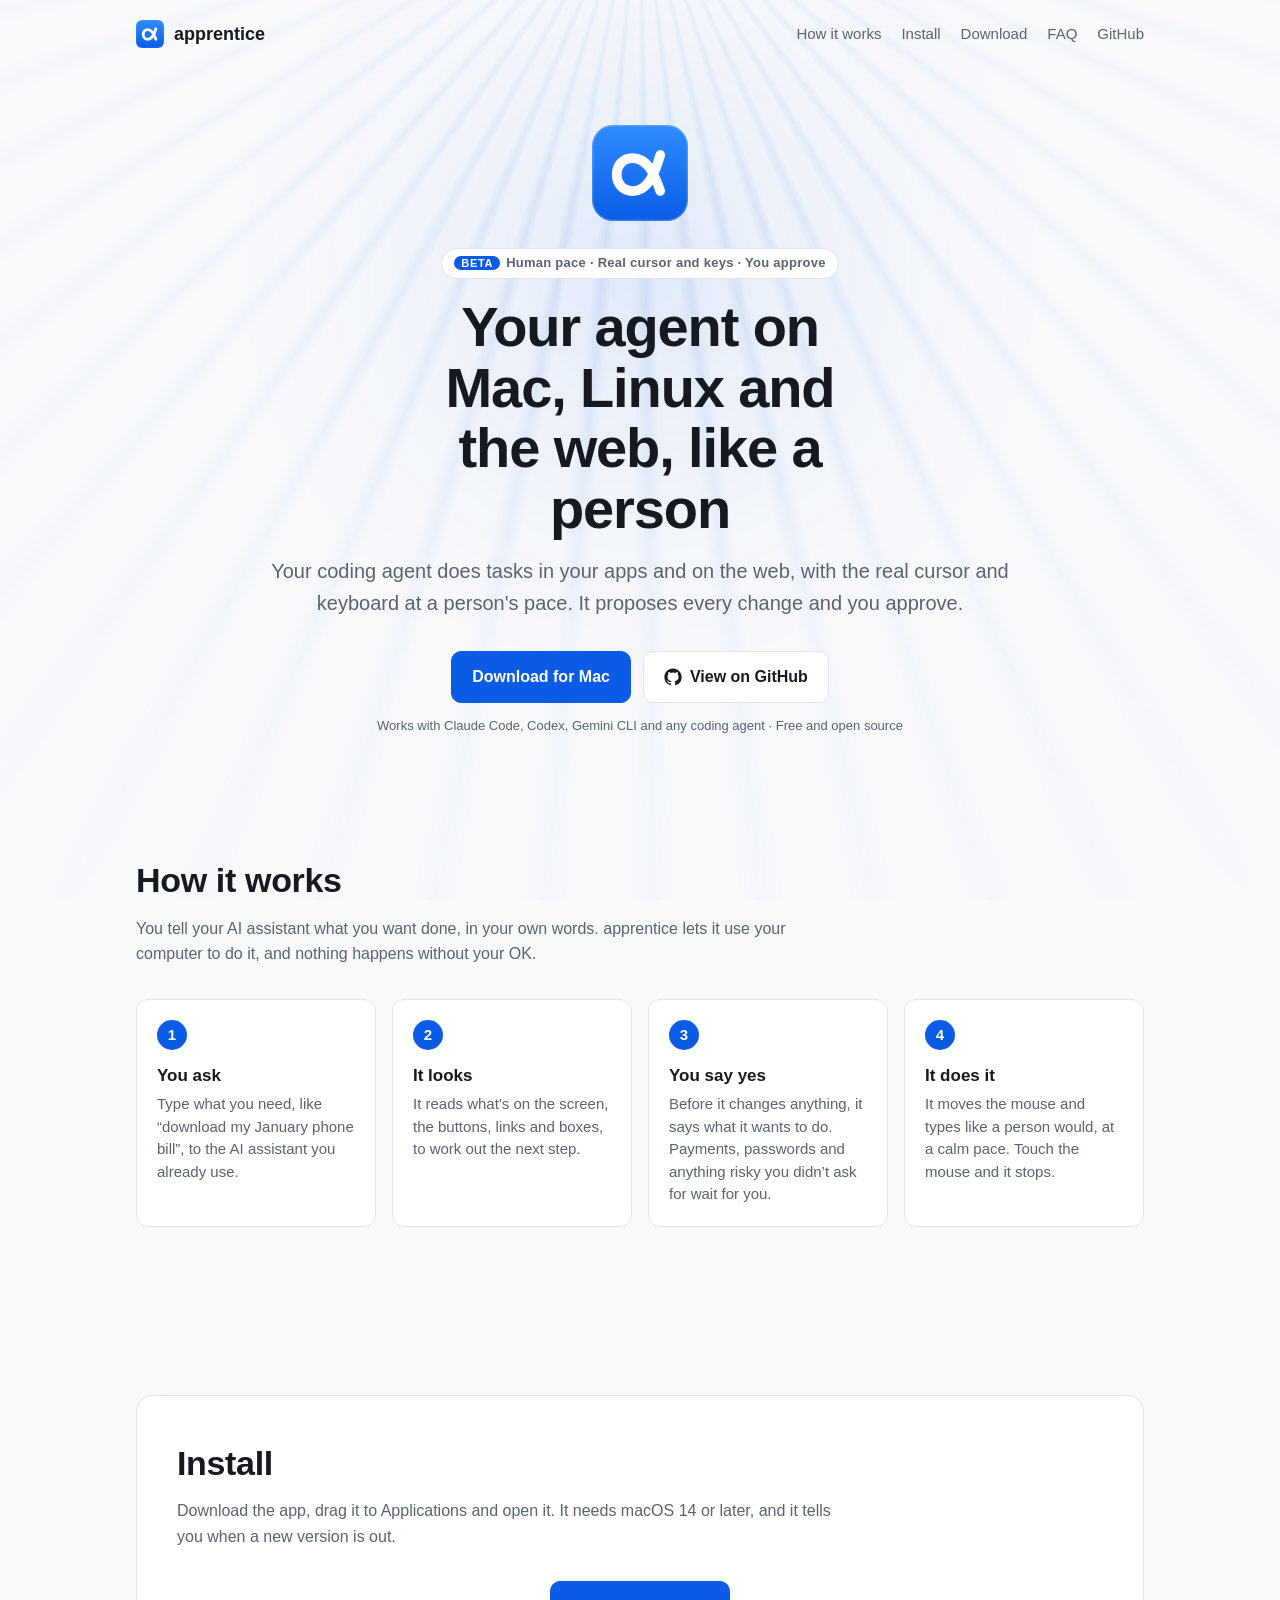
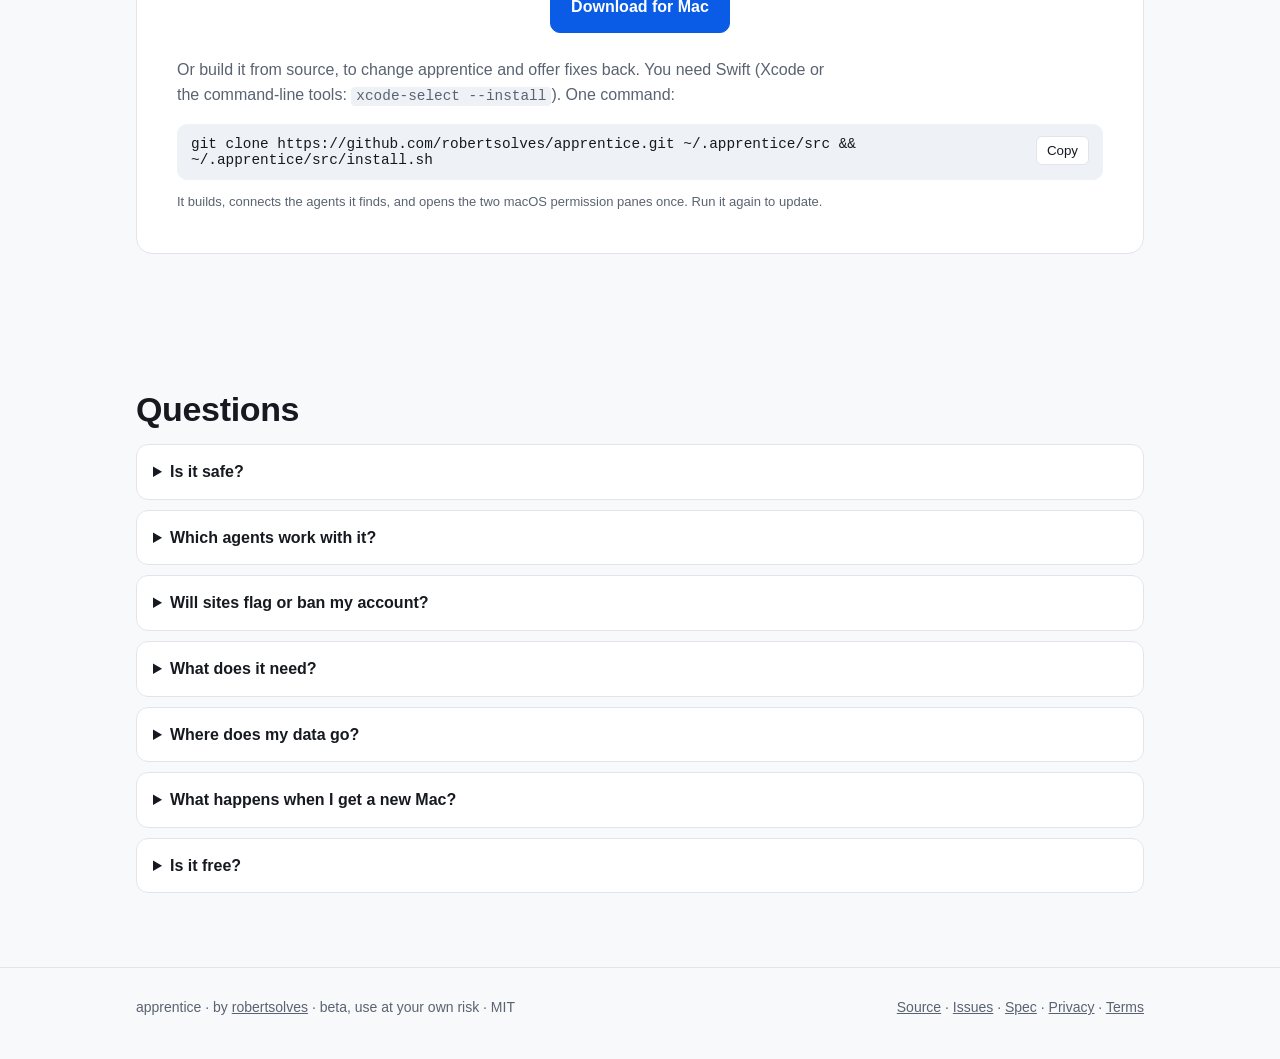
<file: site/index.html>
<!doctype html>
<html lang="en">
<head>
  <meta charset="utf-8">
  <meta name="viewport" content="width=device-width, initial-scale=1">
  <title>apprentice — your agent on Mac, Linux and the web, like a person</title>
  <meta name="description" content="Open-source computer use for AI coding agents. It reads Mac, Linux and web apps as text and uses the real cursor and keys at human pace, with your approval.">
  <link rel="canonical" href="https://robertsolves.github.io/apprentice/">
  <meta name="theme-color" content="#0a5ce6">
  <link rel="icon" type="image/svg+xml" href="assets/icon.svg">
  <link rel="apple-touch-icon" href="assets/icon.png">

  <meta property="og:type" content="website">
  <meta property="og:site_name" content="apprentice">
  <meta property="og:locale" content="en_US">
  <meta property="og:title" content="apprentice — your agent on Mac, Linux and the web, like a person">
  <meta property="og:description" content="Your agent uses macOS, Linux and the web like a normal person, not a bot: real cursor, real keys, human pace, and your approval.">
  <meta property="og:url" content="https://robertsolves.github.io/apprentice/">
  <meta property="og:image" content="https://robertsolves.github.io/apprentice/assets/og.png">
  <meta property="og:image:width" content="1200">
  <meta property="og:image:height" content="630">
  <meta property="og:image:alt" content="apprentice: your agent on Mac, Linux and the web, like a person">
  <meta name="twitter:card" content="summary_large_image">
  <meta name="twitter:title" content="apprentice — your agent on Mac, Linux and the web, like a person">
  <meta name="twitter:description" content="Your agent uses macOS, Linux and the web like a normal person, not a bot: real cursor, real keys, human pace, and your approval.">
  <meta name="twitter:image" content="https://robertsolves.github.io/apprentice/assets/og.png">
  <meta name="twitter:image:alt" content="apprentice: your agent on Mac, Linux and the web, like a person">

  <script type="application/ld+json">
  {
    "@context": "https://schema.org",
    "@type": "SoftwareApplication",
    "name": "apprentice",
    "url": "https://robertsolves.github.io/apprentice/",
    "description": "A macOS CLI and daemon that lets a coding agent or a hosted model use macOS, Linux and the web like a careful person: it reads the screen as a numbered text list through the accessibility tree, acts with the real cursor and keyboard at a human pace, and proposes every change for approval.",
    "applicationCategory": "DeveloperApplication",
    "operatingSystem": "macOS 14 or later",
    "image": "https://robertsolves.github.io/apprentice/assets/og.png",
    "license": "https://opensource.org/licenses/MIT",
    "isAccessibleForFree": true,
    "offers": { "@type": "Offer", "price": "0", "priceCurrency": "USD" },
    "codeRepository": "https://github.com/robertsolves/apprentice",
    "author": { "@type": "Person", "name": "Robert Mollentze", "url": "https://github.com/robertsolves" }
  }
  </script>
  <script type="application/ld+json">
{
  "@context": "https://schema.org",
  "@type": "FAQPage",
  "mainEntity": [
    {
      "@type": "Question",
      "name": "Is it safe?",
      "acceptedAnswer": {
        "@type": "Answer",
        "text": "Every change is proposed first and nothing happens until it is approved. Risky steps you didn't ask for (sending, deleting, spending) come to you in a small window, or to the chat or your phone when you're away. Passwords, payments and CAPTCHAs only you can approve. Touching the mouse or keyboard stops it, and ctrl+opt+cmd+. is a kill switch."
      }
    },
    {
      "@type": "Question",
      "name": "Which agents work with it?",
      "acceptedAnswer": {
        "@type": "Answer",
        "text": "Any coding agent that can run shell commands or call MCP tools: Claude Code, Codex, Gemini CLI, opencode, Kilo, Cursor, Freebuff and others. The installer connects the ones it finds. It can also run its own loop against a hosted OpenAI-compatible API."
      }
    },
    {
      "@type": "Question",
      "name": "Will sites flag or ban my account?",
      "acceptedAnswer": {
        "@type": "Answer",
        "text": "It acts at a pace one person could keep by hand, with per-site budgets, cooldowns after a rate limit, and a stop on any challenge. Bulk outreach, mass following, scraping and several accounts on one site are out of scope by design. Some sites forbid automation in their terms, so use it at your own risk."
      }
    },
    {
      "@type": "Question",
      "name": "What does it need?",
      "acceptedAnswer": {
        "@type": "Answer",
        "text": "macOS 14 or later and Swift (Xcode or the command-line tools: xcode-select --install). You grant Accessibility and Screen Recording once; the installer opens both panes for you. Linux apps and browser sessions can run in a small Debian VM under Tart."
      }
    },
    {
      "@type": "Question",
      "name": "Where does my data go?",
      "acceptedAnswer": {
        "@type": "Answer",
        "text": "On your Mac, in ~/.apprentice, readable only by you, and, if you sign in with GitHub, in your own private repositories so it follows you to another Mac. Nothing goes to us. Logs never contain what you type, password managers, banking and health apps are never logged, and keys, tokens and screenshots never leave your Mac. See the privacy page."
      }
    },
    {
      "@type": "Question",
      "name": "What happens when I get a new Mac?",
      "acceptedAnswer": {
        "@type": "Answer",
        "text": "Install apprentice and sign in with GitHub: one code and one click. Your settings, preferences, how you like things written, the skills it learned and your project folders come back from your own private repositories."
      }
    },
    {
      "@type": "Question",
      "name": "Is it free?",
      "acceptedAnswer": {
        "@type": "Answer",
        "text": "Yes. It's open source under the MIT licence."
      }
    }
  ]
}
  </script>

  <style>
    :root {
      --accent: #0a5ce6;
      --accent-ink: #ffffff;
      --bg: #f8f9fb;
      --surface: #ffffff;
      --text: #161a20;
      --muted: #5a6371;
      --border: #e1e5eb;
      --code-bg: #eef1f5;
      --shadow: 0 1px 2px rgb(0 0 0 / .04), 0 8px 24px rgb(0 0 0 / .06);
      --ray: rgb(10 92 230 / .09);
      --glow: rgb(10 92 230 / .10);
    }
    @media (prefers-color-scheme: dark) {
      :root:not([data-theme="light"]) {
        --accent: #5aa2ff;
        --accent-ink: #06122a;
        --bg: #0f1218;
        --surface: #171b23;
        --text: #eef2f8;
        --muted: #9aa6b8;
        --border: #262c37;
        --code-bg: #1f2530;
        --shadow: 0 1px 2px rgb(0 0 0 / .3), 0 8px 24px rgb(0 0 0 / .35);
      --ray: rgb(90 162 255 / .11);
      --glow: rgb(90 162 255 / .12);
      }
    }
    :root[data-theme="dark"] {
      --accent: #5aa2ff;
      --accent-ink: #06122a;
      --bg: #0f1218;
      --surface: #171b23;
      --text: #eef2f8;
      --muted: #9aa6b8;
      --border: #262c37;
      --code-bg: #1f2530;
      --shadow: 0 1px 2px rgb(0 0 0 / .3), 0 8px 24px rgb(0 0 0 / .35);
      --ray: rgb(90 162 255 / .11);
      --glow: rgb(90 162 255 / .12);
    }

    * { box-sizing: border-box; }
    html { -webkit-text-size-adjust: 100%; }
    body {
      margin: 0;
      background: var(--bg);
      color: var(--text);
      font: 16px/1.6 ui-sans-serif, -apple-system, BlinkMacSystemFont, "Segoe UI", Roboto, "Helvetica Neue", Arial, sans-serif;
    }
    a { color: var(--accent); }

    /* Light rays fanning from above the page; the bright part follows the cursor. */
    .rays {
      --mx: 50%; --my: 30%; --a: 0deg;
      position: fixed; inset: 0; z-index: -1; pointer-events: none;
      background:
        radial-gradient(600px circle at var(--mx) var(--my), var(--glow), transparent 70%),
        repeating-conic-gradient(from calc(var(--a) - 2deg) at 50% -15%,
          transparent 0deg, var(--ray) 1.2deg, transparent 2.6deg, transparent 6deg);
      -webkit-mask-image: radial-gradient(900px circle at var(--mx) var(--my), #000 0%, rgb(0 0 0 / .35) 45%, transparent 100%);
              mask-image: radial-gradient(900px circle at var(--mx) var(--my), #000 0%, rgb(0 0 0 / .35) 45%, transparent 100%);
    }
    code, pre {
      font: 0.9em ui-monospace, SFMono-Regular, Menlo, Consolas, monospace;
    }
    code {
      background: var(--code-bg);
      padding: 0.1em 0.35em;
      border-radius: 4px;
    }
    .wrap { max-width: 1040px; margin: 0 auto; padding: 0 16px; }

    header.top {
      display: flex; align-items: center; justify-content: space-between;
      padding: 20px 0;
    }
    .brand { display: flex; align-items: center; gap: 10px; font-weight: 700; font-size: 18px; color: var(--text); text-decoration: none; }
    .brand img { width: 28px; height: 28px; }
    nav.links { display: flex; gap: 20px; font-size: 15px; }
    nav.links a { color: var(--muted); text-decoration: none; }
    nav.links a:hover { color: var(--text); }

    .hero { text-align: center; padding: 56px 0 40px; }
    .hero img.logo { width: 96px; height: 96px; }
    .pill {
      display: inline-block; margin: 20px 0 0;
      font-size: 13px; font-weight: 600; letter-spacing: .02em;
      color: var(--muted); border: 1px solid var(--border); border-radius: 999px;
      padding: 4px 12px; background: var(--surface);
    }
    h1 { font-size: clamp(34px, 6vw, 56px); line-height: 1.08; letter-spacing: -0.02em; margin: 18px auto 16px; max-width: 15ch; }
    .lede { font-size: clamp(17px, 2.2vw, 20px); color: var(--muted); max-width: 40em; margin: 0 auto; }
    .cta { display: flex; flex-wrap: wrap; gap: 12px; justify-content: center; margin: 32px 0 12px; }
    .btn {
      display: inline-flex; align-items: center; gap: 8px;
      padding: 12px 20px; border-radius: 10px; font-weight: 600; text-decoration: none;
      border: 1px solid var(--border); color: var(--text); background: var(--surface);
    }
    .btn:hover { border-color: var(--muted); }
    .btn.primary { background: var(--accent); color: var(--accent-ink); border-color: var(--accent); }
    .btn.primary:hover { filter: brightness(1.05); }
    .btn svg { width: 18px; height: 18px; fill: currentColor; }
    .fine { font-size: 13px; color: var(--muted); }
    .pill .beta {
      color: var(--accent-ink); background: var(--accent); border-radius: 999px;
      padding: 1px 7px; margin-right: 6px; font-size: 11px; letter-spacing: .06em; text-transform: uppercase;
    }

    section { padding: 64px 0; }
    h2 { font-size: clamp(26px, 3.5vw, 34px); letter-spacing: -0.01em; margin: 0 0 8px; }
    .sub { color: var(--muted); margin: 0 0 32px; max-width: 42em; }

    .grid { display: grid; grid-template-columns: repeat(auto-fill, minmax(280px, 1fr)); gap: 16px; }
    .card {
      background: var(--surface); border: 1px solid var(--border); border-radius: 12px;
      padding: 20px;
    }
    .card h3 { margin: 0 0 6px; font-size: 17px; }
    .card p { margin: 0; color: var(--muted); font-size: 15px; }

    .steps { list-style: none; padding: 0; margin: 0 0 40px; display: grid; grid-template-columns: repeat(auto-fit, minmax(210px, 1fr)); gap: 16px; counter-reset: step; }
    .steps li { counter-increment: step; padding: 20px; border: 1px solid var(--border); border-radius: 12px; background: var(--surface); }
    .steps li::before {
      content: counter(step); display: grid; place-items: center; width: 30px; height: 30px; margin-bottom: 12px;
      border-radius: 50%; background: var(--accent); color: var(--accent-ink); font-weight: 700; font-size: 15px;
    }
    .steps h3 { margin: 0 0 4px; font-size: 17px; }
    .steps p { margin: 0; color: var(--muted); font-size: 15px; line-height: 1.5; }
    .feats { display: grid; grid-template-columns: repeat(auto-fit, minmax(280px, 1fr)); gap: 28px 32px; }
    .feat { display: flex; gap: 14px; align-items: flex-start; }
    .feat svg {
      flex: none; width: 40px; height: 40px; padding: 9px; border-radius: 10px;
      background: var(--code-bg); stroke: var(--accent); fill: none; stroke-width: 2; stroke-linecap: round; stroke-linejoin: round;
    }
    .feat h3 { margin: 2px 0 2px; font-size: 16px; }
    .feat p { margin: 0; color: var(--muted); font-size: 15px; line-height: 1.5; }
    .asks { display: grid; grid-template-columns: repeat(auto-fill, minmax(280px, 1fr)); gap: 12px; }
    .asks .ask { border: 1px solid var(--border); border-radius: 12px; padding: 14px 16px; background: var(--surface); line-height: 1.45; }
    .faq details { border: 1px solid var(--border); border-radius: 12px; background: var(--surface); padding: 14px 16px; margin: 0 0 10px; }
    .faq summary { cursor: pointer; font-weight: 600; }
    .faq details p { margin: 10px 0 0; color: var(--muted); }
    .tags { display: flex; flex-wrap: wrap; gap: 10px; }
    .tags span {
      border: 1px solid var(--border); background: var(--surface); border-radius: 8px;
      padding: 8px 14px; font-size: 15px;
    }

    .panel {
      background: var(--surface); border: 1px solid var(--border); border-radius: 16px;
      padding: clamp(24px, 4vw, 40px);
    }
    .panel ol, .panel ul { padding-left: 1.2em; margin: 16px 0 24px; }
    .panel li { margin: 6px 0; }
    .panel pre {
      background: var(--code-bg); border-radius: 10px; padding: 14px 16px;
      overflow-x: auto; margin: 16px 0;
    }

    .cmd { display: flex; align-items: flex-start; gap: 8px; background: var(--code-bg); border-radius: 10px; padding: 12px 14px; margin: 16px 0 12px; }
    .cmd code { flex: 1; min-width: 0; background: none; padding: 0; white-space: pre-wrap; overflow-wrap: anywhere; }
    .copy { flex: none; font: 600 13px/1 inherit; font-family: inherit; padding: 6px 10px; border-radius: 6px; border: 1px solid var(--border); background: var(--surface); color: var(--text); cursor: pointer; }

    footer { border-top: 1px solid var(--border); padding: 28px 0 40px; color: var(--muted); font-size: 14px; }
    footer .wrap { display: flex; flex-wrap: wrap; gap: 12px 24px; justify-content: space-between; }
    footer a { color: var(--muted); }

    @media (max-width: 560px) {
      nav.links a.hide-sm { display: none; }
      .btn { width: 100%; justify-content: center; }
      }
  </style>
</head>
<body>
  <div class="rays" aria-hidden="true"></div>
  <div class="wrap">
    <header class="top">
      <a class="brand" href="./"><img src="assets/icon.svg" alt="">apprentice</a>
      <nav class="links">
        <a href="#how" class="hide-sm">How it works</a>
        <a href="#install" class="hide-sm">Install</a>
        <a href="https://github.com/robertsolves/apprentice/releases/latest/download/apprentice-macos.dmg" class="hide-sm">Download</a>
        <a href="#faq" class="hide-sm">FAQ</a>
        <a href="https://github.com/robertsolves/apprentice">GitHub</a>
      </nav>
    </header>

    <div class="hero">
      <img class="logo" src="assets/icon.svg" alt="apprentice icon">
      <div><span class="pill"><span class="beta">Beta</span>Human pace · Real cursor and keys · You approve</span></div>
      <h1>Your agent on Mac, Linux and the web, like a person</h1>
      <p class="lede">Your coding agent does tasks in your apps and on the web, with the real cursor and keyboard at a person's pace. It proposes every change and you approve.</p>
      <div class="cta">
        <a class="btn primary" href="https://github.com/robertsolves/apprentice/releases/latest/download/apprentice-macos.dmg" download>Download for Mac</a>
        <a class="btn" href="https://github.com/robertsolves/apprentice">
          <svg viewBox="0 0 24 24" aria-hidden="true"><path d="M12 .5C5.65.5.5 5.65.5 12a11.5 11.5 0 0 0 7.86 10.92c.58.1.79-.25.79-.56v-2c-3.2.7-3.87-1.37-3.87-1.37-.52-1.33-1.28-1.69-1.28-1.69-1.05-.71.08-.7.08-.7 1.16.08 1.77 1.19 1.77 1.19 1.03 1.77 2.7 1.26 3.36.96.1-.75.4-1.26.73-1.55-2.55-.29-5.24-1.28-5.24-5.69 0-1.26.45-2.29 1.19-3.09-.12-.29-.52-1.46.11-3.05 0 0 .97-.31 3.17 1.18a11 11 0 0 1 5.77 0c2.2-1.49 3.17-1.18 3.17-1.18.63 1.59.23 2.76.11 3.05.74.8 1.19 1.83 1.19 3.09 0 4.42-2.69 5.39-5.26 5.68.41.36.78 1.06.78 2.14v3.17c0 .31.21.67.8.56A11.5 11.5 0 0 0 23.5 12C23.5 5.65 18.35.5 12 .5z"/></svg>
          View on GitHub
        </a>
      </div>
      <p class="fine">Works with Claude Code, Codex, Gemini CLI and any coding agent · Free and open source</p>

      <!-- Demo video goes here, below the buttons (see TODO.md). -->
    </div>
  </div>

  <section id="how">
    <div class="wrap">
      <h2>How it works</h2>
      <p class="sub">You tell your AI assistant what you want done, in your own words. apprentice lets it use your computer to do it, and nothing happens without your OK.</p>
      <ol class="steps">
        <li><h3>You ask</h3><p>Type what you need, like “download my January phone bill”, to the AI assistant you already use.</p></li>
        <li><h3>It looks</h3><p>It reads what's on the screen, the buttons, links and boxes, to work out the next step.</p></li>
        <li><h3>You say yes</h3><p>Before it changes anything, it says what it wants to do. Payments, passwords and anything risky you didn’t ask for wait for you.</p></li>
        <li><h3>It does it</h3><p>It moves the mouse and types like a person would, at a calm pace. Touch the mouse and it stops.</p></li>
      </ol>
    </div>
  </section>

  <section id="install">
    <div class="wrap">
      <div class="panel">
        <h2>Install</h2>
        <p class="sub">Download the app, drag it to Applications and open it. It needs macOS 14 or later, and it tells you when a new version is out.</p>
        <div class="cta" style="margin-bottom:24px"><a class="btn primary" href="https://github.com/robertsolves/apprentice/releases/latest/download/apprentice-macos.dmg" download>Download for Mac</a></div>
        <p class="sub" style="margin-bottom:0">Or build it from source, to change apprentice and offer fixes back. You need Swift (Xcode or the command-line tools: <code>xcode-select --install</code>). One command:</p>
        <div class="cmd"><code id="cmd">git clone https://github.com/robertsolves/apprentice.git ~/.apprentice/src &amp;&amp; ~/.apprentice/src/install.sh</code><button class="copy" type="button" data-copy="cmd">Copy</button></div>
        <p class="fine" style="margin:0">It builds, connects the agents it finds, and opens the two macOS permission panes once. Run it again to update.</p>
      </div>
    </div>
  </section>

  <section id="faq" class="faq">
    <div class="wrap">
      <h2>Questions</h2>
      <details><summary>Is it safe?</summary><p>Every change is proposed first and nothing happens until it is approved. Risky steps you didn&#x27;t ask for (sending, deleting, spending) come to you in a small window, or to the chat or your phone when you&#x27;re away. Passwords, payments and CAPTCHAs only you can approve. Touching the mouse or keyboard stops it, and ctrl+opt+cmd+. is a kill switch.</p></details>
      <details><summary>Which agents work with it?</summary><p>Any coding agent that can run shell commands or call MCP tools: Claude Code, Codex, Gemini CLI, opencode, Kilo, Cursor, Freebuff and others. The installer connects the ones it finds. It can also run its own loop against a hosted OpenAI-compatible API.</p></details>
      <details><summary>Will sites flag or ban my account?</summary><p>It acts at a pace one person could keep by hand, with per-site budgets, cooldowns after a rate limit, and a stop on any challenge. Bulk outreach, mass following, scraping and several accounts on one site are out of scope by design. Some sites forbid automation in their terms, so use it at your own risk.</p></details>
      <details><summary>What does it need?</summary><p>macOS 14 or later and Swift (Xcode or the command-line tools: xcode-select --install). You grant Accessibility and Screen Recording once; the installer opens both panes for you. Linux apps and browser sessions can run in a small Debian VM under Tart.</p></details>
      <details><summary>Where does my data go?</summary><p>On your Mac, in ~/.apprentice, readable only by you, and, if you sign in with GitHub, in your own private repositories so it follows you to another Mac. Nothing goes to us. Logs never contain what you type, password managers, banking and health apps are never logged, and keys, tokens and screenshots never leave your Mac. See the <a href="privacy.html">privacy page</a>.</p></details>
      <details><summary>What happens when I get a new Mac?</summary><p>Install apprentice and sign in with GitHub: one code and one click. Your settings, preferences, how you like things written, the skills it learned and your project folders come back from your own private repositories.</p></details>
      <details><summary>Is it free?</summary><p>Yes. It&#x27;s open source under the MIT licence.</p></details>
    </div>
  </section>

  <footer>
    <div class="wrap">
      <span>apprentice · by <a href="https://github.com/robertsolves">robertsolves</a> · beta, use at your own risk · MIT</span>
      <span>
        <a href="https://github.com/robertsolves/apprentice">Source</a> ·
        <a href="https://github.com/robertsolves/apprentice/issues">Issues</a> ·
        <a href="https://github.com/robertsolves/apprentice/blob/main/SPEC.md">Spec</a> ·
        <a href="privacy.html">Privacy</a> ·
        <a href="terms.html">Terms</a>
      </span>
    </div>
  </footer>
  <script>
    // Ease the rays toward the cursor; touch screens and reduced motion keep them still.
    (() => {
      const rays = document.querySelector(".rays");
      if (!rays || matchMedia("(prefers-reduced-motion: reduce)").matches) return;
      let tx = innerWidth / 2, ty = innerHeight * 0.3, x = tx, y = ty, frame = 0;
      const step = () => {
        x += (tx - x) * 0.08;
        y += (ty - y) * 0.08;
        rays.style.setProperty("--mx", x + "px");
        rays.style.setProperty("--my", y + "px");
        rays.style.setProperty("--a", ((x / innerWidth - 0.5) * 14).toFixed(2) + "deg");
        frame = Math.abs(tx - x) + Math.abs(ty - y) > 0.5 ? requestAnimationFrame(step) : 0;
      };
      addEventListener("pointermove", e => {
        if (e.pointerType !== "mouse") return;
        tx = e.clientX; ty = e.clientY;
        if (!frame) frame = requestAnimationFrame(step);
      }, { passive: true });
    })();
    document.querySelectorAll(".copy").forEach(function (b) {
      b.addEventListener("click", function () {
        var text = document.getElementById(b.dataset.copy).textContent;
        navigator.clipboard.writeText(text).then(function () {
          b.textContent = "Copied";
          setTimeout(function () { b.textContent = "Copy"; }, 1500);
        });
      });
    });
  </script>
</body>
</html>
</file>
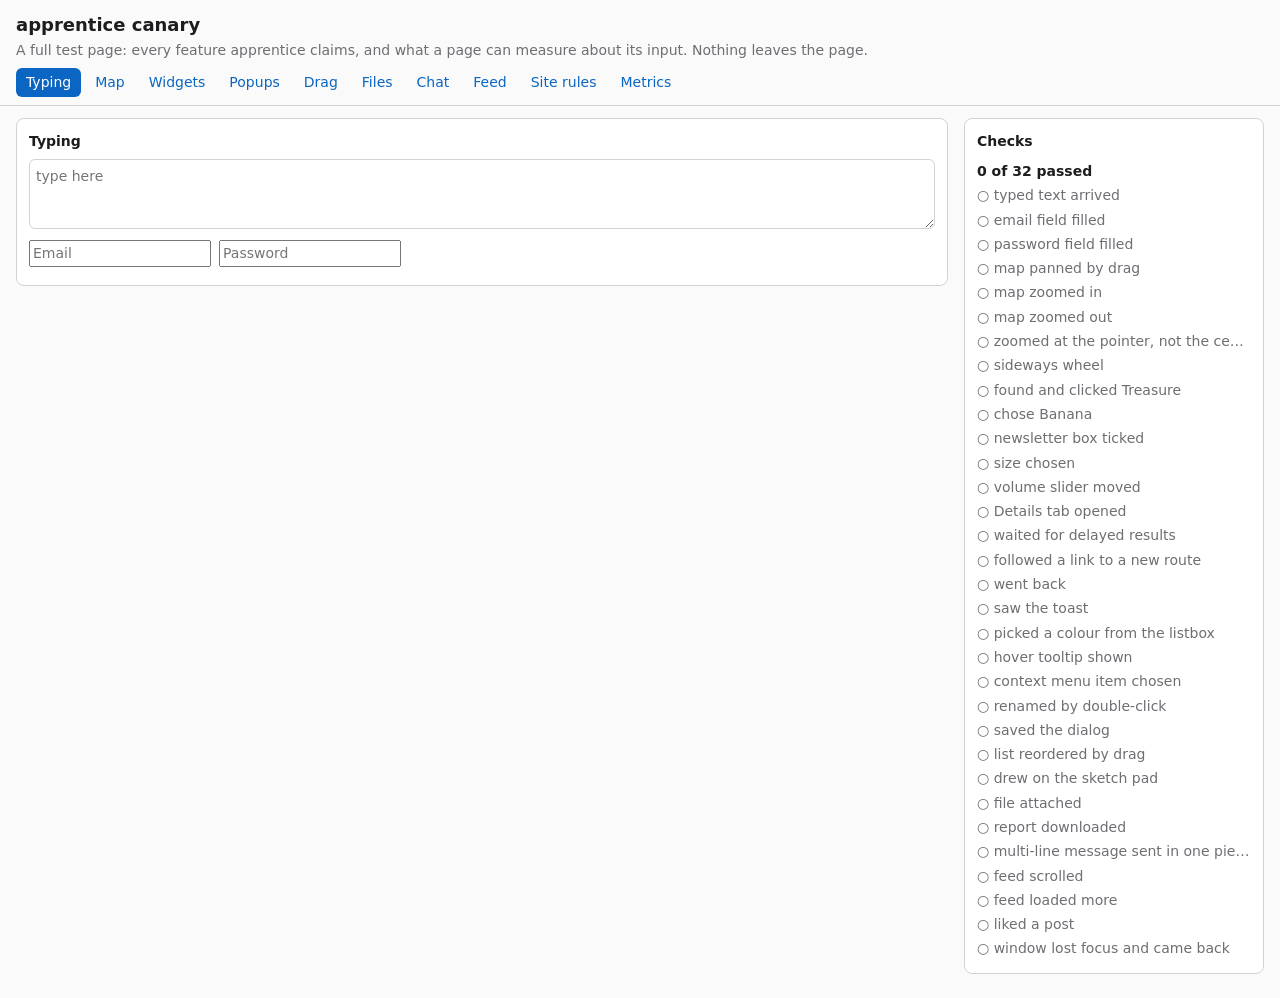
<file: agent/canary.html>
<!doctype html>
<html lang="en">
<head>
<meta charset="utf-8">
<meta name="viewport" content="width=device-width, initial-scale=1">
<title>apprentice canary</title>
<style>
  :root { --bg: #fafafa; --panel: #fff; --fg: #1d1d1f; --muted: #6e6e73; --line: #d2d2d7; --bad: #c0392b; --ok: #1e824c; --accent: #0a66c2; --warn: #fff3cd; }
  @media (prefers-color-scheme: dark) { :root { --bg: #161617; --panel: #1f1f21; --fg: #f5f5f7; --muted: #a1a1a6; --line: #3a3a3c; --bad: #ff6b5b; --ok: #4cd182; --accent: #4ea1ff; --warn: #3d3200; } }
  * { box-sizing: border-box; }
  body { margin: 0; background: var(--bg); color: var(--fg); font: 14px/1.45 -apple-system, system-ui, sans-serif; }
  header { padding: 12px 16px 0; }
  h1 { font-size: 18px; margin: 0; }
  header p { color: var(--muted); margin: 2px 0 8px; }
  nav { display: flex; flex-wrap: wrap; gap: 4px; padding: 0 16px 8px; border-bottom: 1px solid var(--line); }
  nav a { padding: 4px 10px; border-radius: 6px; color: var(--accent); text-decoration: none; }
  nav a[aria-current="page"] { background: var(--accent); color: #fff; }
  .wrap { display: grid; grid-template-columns: minmax(0, 1fr) 300px; gap: 16px; padding: 12px 16px; }
  @media (max-width: 900px) { .wrap { grid-template-columns: 1fr; } }
  section { display: none; } section.on { display: block; }
  .card { background: var(--panel); border: 1px solid var(--line); border-radius: 8px; padding: 12px; margin-bottom: 12px; }
  .card h2 { font-size: 14px; margin: 0 0 8px; }
  .row { display: flex; flex-wrap: wrap; gap: 8px; align-items: center; margin: 6px 0; }
  button, select, input, textarea { font: inherit; }
  button { padding: 5px 12px; }
  textarea { width: 100%; height: 70px; padding: 6px; background: transparent; color: inherit; border: 1px solid var(--line); border-radius: 6px; }
  #checks { position: sticky; top: 8px; align-self: start; max-height: calc(100vh - 16px); overflow: auto; }
  #checks ol { list-style: none; margin: 0; padding: 0; }
  #checks li { padding: 2px 0; font-variant-numeric: tabular-nums; white-space: nowrap; overflow: hidden; text-overflow: ellipsis; }
  .ok { color: var(--ok); } .bad { color: var(--bad); } .muted { color: var(--muted); }
  /* Map */
  #viewport { position: relative; height: 340px; overflow: hidden; border: 1px solid var(--line); border-radius: 6px; cursor: grab; touch-action: none; background: var(--panel); }
  #world { position: absolute; left: 0; top: 0; width: 3000px; height: 2000px; transform-origin: 0 0;
    background-image: linear-gradient(var(--line) 1px, transparent 1px), linear-gradient(90deg, var(--line) 1px, transparent 1px); background-size: 100px 100px; }
  /* A fixed spot inside the map, not moved by panning, for a flow to drag and zoom from. */
  #handle { position: absolute; right: 12px; bottom: 10px; padding: 4px 8px; border: 1px dashed var(--line); border-radius: 6px; background: var(--panel); color: var(--muted); font-size: 12px; }
  .pin { position: absolute; padding: 3px 8px; border-radius: 12px; background: var(--accent); color: #fff; font-size: 12px; white-space: nowrap; }
  /* Widgets */
  .menu { position: absolute; z-index: 10; background: var(--panel); border: 1px solid var(--line); border-radius: 6px; box-shadow: 0 6px 20px rgba(0,0,0,.2); padding: 4px 0; min-width: 140px; }
  .menu [role="menuitem"], .menu [role="option"] { display: block; width: 100%; text-align: left; border: 0; background: none; color: inherit; padding: 5px 12px; cursor: pointer; }
  .menu [role="menuitem"]:hover, .menu [role="option"]:hover { background: var(--line); }
  .tip { position: absolute; z-index: 10; background: var(--fg); color: var(--bg); padding: 4px 8px; border-radius: 4px; font-size: 12px; }
  .hot { display: inline-block; padding: 6px 10px; border: 1px dashed var(--line); border-radius: 6px; user-select: none; }
  dialog { border: 1px solid var(--line); border-radius: 8px; background: var(--panel); color: var(--fg); }
  dialog::backdrop { background: rgba(0,0,0,.35); }
  #toast { position: fixed; left: 50%; bottom: 20px; transform: translateX(-50%); background: var(--fg); color: var(--bg); padding: 8px 14px; border-radius: 6px; display: none; }
  #sortable { list-style: none; padding: 0; margin: 0; max-width: 260px; }
  #sortable li { padding: 6px 10px; margin: 4px 0; border: 1px solid var(--line); border-radius: 6px; background: var(--panel); cursor: grab; user-select: none; }
  #sortable li.dragging { opacity: .5; }
  #pad { border: 1px solid var(--line); border-radius: 6px; background: var(--panel); touch-action: none; max-width: 100%; }
  #composer { min-height: 44px; padding: 6px; border: 1px solid var(--line); border-radius: 6px; white-space: pre-wrap; }
  #chat div { padding: 4px 0; border-bottom: 1px solid var(--line); white-space: pre-wrap; }
  #feedlist { height: 420px; overflow: auto; border: 1px solid var(--line); border-radius: 6px; }
  .post { padding: 10px 12px; border-bottom: 1px solid var(--line); }
  .banner { background: var(--warn); border: 1px solid var(--line); border-radius: 6px; padding: 10px; margin: 8px 0; }
  table { border-collapse: collapse; width: 100%; table-layout: fixed; }
  td { padding: 3px 6px; border-bottom: 1px solid var(--line); white-space: nowrap; overflow: hidden; text-overflow: ellipsis; font-variant-numeric: tabular-nums; }
  td:first-child { color: var(--muted); width: 55%; }
</style>
</head>
<body>
<header>
  <h1>apprentice canary</h1>
  <p>A full test page: every feature apprentice claims, and what a page can measure about its input. Nothing leaves the page.</p>
</header>
<nav aria-label="Sections">
  <a href="#input">Typing</a><a href="#map">Map</a><a href="#widgets">Widgets</a><a href="#popups">Popups</a>
  <a href="#drag">Drag</a><a href="#files">Files</a><a href="#chat">Chat</a><a href="#feed">Feed</a>
  <a href="#rules">Site rules</a><a href="#metrics">Metrics</a>
</nav>
<div class="wrap">
<main>

<section id="s-input">
  <div class="card"><h2>Typing</h2>
    <textarea id="box" aria-label="Typing box" placeholder="type here"></textarea>
    <div class="row"><input id="email" aria-label="Email" placeholder="Email"> <input id="pw" type="password" aria-label="Password" placeholder="Password"></div>
    <table id="typed"></table>
  </div>
</section>

<section id="s-map">
  <div class="card"><h2>Map: drag to pan, wheel to zoom at the pointer, sideways wheel pans</h2>
    <div class="row"><button id="zin">Zoom in</button><button id="zout">Zoom out</button><span id="mapstate" class="muted"></span></div>
    <div id="viewport" aria-label="Map"><div id="world">
      <span class="pin" style="left:300px;top:200px">Harbour</span>
      <span class="pin" style="left:700px;top:420px">Lighthouse</span>
      <button class="pin" id="treasure" style="left:1900px;top:1150px;border:0">Treasure</button>
    </div><span id="handle">Drag the map from here</span></div>
    <p class="muted">The Treasure pin starts out of view: pan to it, then click it.</p>
  </div>
</section>

<section id="s-widgets">
  <div class="card"><h2>Form controls</h2>
    <div class="row"><label>Fruit <select id="fruit"><option>Apple</option><option>Banana</option><option>Cherry</option></select></label></div>
    <div class="row"><label><input type="checkbox" id="news"> Subscribe to newsletter</label></div>
    <div class="row" role="radiogroup" aria-label="Size"><label><input type="radio" name="size" value="S"> Small</label><label><input type="radio" name="size" value="M"> Medium</label><label><input type="radio" name="size" value="L"> Large</label></div>
    <div class="row"><label>Volume <input type="range" id="vol" min="0" max="100" value="20"></label><span id="volv">20</span></div>
    <div class="row" role="tablist"><button role="tab" id="tab1" aria-selected="true">Overview</button><button role="tab" id="tab2" aria-selected="false">Details</button></div>
    <div id="tabpanel" class="muted">Overview panel</div>
  </div>
  <div class="card"><h2>Dynamic UI</h2>
    <div class="row"><button id="load">Load results</button><span id="loading" class="muted"></span></div>
    <div id="results"></div>
    <div class="row"><button id="save">Save draft</button></div>
  </div>
</section>

<section id="s-popups">
  <div class="card"><h2>Menus and popups</h2>
    <div class="row"><button id="colour" aria-haspopup="listbox">Choose a colour</button><span id="colourv" class="muted">none</span></div>
    <div class="row"><span class="hot" id="hover">Hover me for help</span></div>
    <div class="row"><span class="hot" id="ctx">Right-click me</span></div>
    <div class="row"><span class="hot" id="dbl">Double-click to rename</span></div>
    <div class="row"><button id="opendlg">Open dialog</button><span id="dlgv" class="muted"></span></div>
  </div>
  <dialog id="dlg" aria-label="Edit profile"><h2 style="font-size:15px;margin-top:0">Edit profile</h2>
    <input id="dlgname" aria-label="Display name" placeholder="Display name">
    <div class="row"><button id="dlgsave">Save profile</button><button id="dlgcancel">Cancel</button></div>
  </dialog>
</section>

<section id="s-drag">
  <div class="card"><h2>Reorder: drag an item onto another place</h2>
    <ol id="sortable"><li>One</li><li>Two</li><li>Three</li><li>Four</li><li>Five</li></ol>
  </div>
  <div class="card"><h2>Sketch pad: drag across it</h2>
    <canvas id="pad" width="560" height="200" aria-label="Sketch pad"></canvas>
    <div class="muted" id="padv">no stroke yet</div>
  </div>
</section>

<section id="s-files">
  <div class="card"><h2>Upload and download</h2>
    <div class="row"><label>Attachment <input type="file" id="file"></label><span id="filev" class="muted">no file</span></div>
    <div class="row"><a id="dl" download="canary-report.txt" href="#">Download report</a></div>
  </div>
</section>

<section id="s-chat">
  <div class="card"><h2>Chat: Enter sends, Shift+Enter is a new line</h2>
    <div id="chat"></div>
    <div id="composer" contenteditable="true" role="textbox" aria-label="Write a message" aria-multiline="true"></div>
  </div>
</section>

<section id="s-feed">
  <div class="card"><h2>Feed: scroll to load more</h2>
    <div id="feedlist" aria-label="Feed"></div>
  </div>
</section>

<section id="s-rules">
  <div class="card"><h2>Site rules (apprentice should stop on these)</h2>
    <div class="row"><button id="softblock">Post too often</button><button id="human">Open the check</button><button id="clearrules">Clear</button></div>
    <div id="rulebox"></div>
  </div>
</section>

<section id="s-result">
  <div class="card"><h2 id="resulttitle">Result</h2><p>A route of this single-page app: the address hash changed and most of the page was swapped.</p>
    <a href="#widgets">Back to widgets</a></div>
</section>

<section id="s-metrics">
  <div class="card"><h2>What the page measured</h2><table id="out"></table></div>
</section>
</main>

<aside id="checks" class="card" aria-label="Checks"><h2>Checks</h2><ol id="checklist"></ol></aside>
</div>
<div id="toast" role="status"></div>

<script>
(function () {
  const $ = id => document.getElementById(id);
  // ---- Checks: one row per feature, ticked once it has been seen working. Kept across reloads.
  const CHECKS = [
    ['type', 'typed text arrived'], ['field', 'email field filled'], ['secret', 'password field filled'],
    ['pan', 'map panned by drag'], ['zoomin', 'map zoomed in'], ['zoomout', 'map zoomed out'], ['zoomat', 'zoomed at the pointer, not the centre'],
    ['sideways', 'sideways wheel'], ['treasure', 'found and clicked Treasure'],
    ['select', 'chose Banana'], ['checkbox', 'newsletter box ticked'], ['radio', 'size chosen'], ['slider', 'volume slider moved'], ['tab', 'Details tab opened'],
    ['delayed', 'waited for delayed results'], ['route', 'followed a link to a new route'], ['back', 'went back'], ['toast', 'saw the toast'],
    ['listbox', 'picked a colour from the listbox'], ['hover', 'hover tooltip shown'], ['context', 'context menu item chosen'], ['double', 'renamed by double-click'],
    ['dialog', 'saved the dialog'], ['reorder', 'list reordered by drag'], ['sketch', 'drew on the sketch pad'],
    ['upload', 'file attached'], ['download', 'report downloaded'], ['chat', 'multi-line message sent in one piece'],
    ['scroll', 'feed scrolled'], ['loadmore', 'feed loaded more'], ['like', 'liked a post'], ['blur', 'window lost focus and came back'],
  ];
  let done = {};
  try { done = JSON.parse(sessionStorage.getItem('canary-checks') || '{}'); } catch (e) {}
  function pass(key, note) {
    if (done[key]) return;
    done[key] = note || true;
    try { sessionStorage.setItem('canary-checks', JSON.stringify(done)); } catch (e) {}
    renderChecks();
  }
  function renderChecks() {
    const n = CHECKS.filter(c => done[c[0]]).length;
    $('checklist').innerHTML = '<li><b>' + n + ' of ' + CHECKS.length + ' passed</b></li>' + CHECKS.map(c =>
      '<li class="' + (done[c[0]] ? 'ok' : 'muted') + '">' + (done[c[0]] ? '✓ ' : '○ ') + c[1] + (typeof done[c[0]] === 'string' ? ' · ' + done[c[0]] : '') + '</li>').join('');
  }
  function toast(text) { const t = $('toast'); t.textContent = text; t.style.display = 'block'; pass('toast'); clearTimeout(toast.t); toast.t = setTimeout(() => { t.style.display = 'none'; }, 3000); }

  // ---- Routes: a single-page app; the hash picks the section.
  let lastRoute = '', viaBack = false;
  function route() {
    const h = (location.hash || '#input').slice(1), name = h.split('/')[0];
    document.querySelectorAll('section').forEach(sec => sec.classList.toggle('on', sec.id === 's-' + name));
    document.querySelectorAll('nav a').forEach(a => { if (a.getAttribute('href') === '#' + name) a.setAttribute('aria-current', 'page'); else a.removeAttribute('aria-current'); });
    if (name === 'result') { $('resulttitle').textContent = 'Result ' + (h.split('/')[1] || ''); pass('route'); }
    if (lastRoute.startsWith('result') && viaBack) pass('back');
    viaBack = false; lastRoute = h;
    render();
  }
  addEventListener('popstate', () => { viaBack = true; });
  addEventListener('hashchange', route);

  // ---- Typing
  $('box').addEventListener('input', () => { if ($('box').value.length >= 10) pass('type', $('box').value.length + ' chars'); renderTyped(); });
  $('email').addEventListener('input', () => { if (/\S+@\S+\.\S+/.test($('email').value)) pass('field'); });
  $('pw').addEventListener('input', () => { if ($('pw').value.length >= 6) pass('secret'); });
  function renderTyped() {
    const v = $('box').value, rows = [];
    for (let i = 0; i < v.length; i += 60) rows.push('<tr><td>' + (i + 1) + '–' + Math.min(i + 60, v.length) + ' of ' + v.length + '</td><td>' + v.slice(i, i + 60).replace(/&/g, '&amp;').replace(/</g, '&lt;').replace(/ /g, '·').replace(/\n/g, '⏎') + '</td></tr>');
    $('typed').innerHTML = rows.join('');
  }

  // ---- Map: pan, zoom at the pointer, sideways wheel
  const vp = $('viewport'), world = $('world');
  let mx = -40, my = -40, zoom = 1, panStart = null;
  const strokes = [];
  function applyMap() {
    world.style.transform = 'translate(' + mx + 'px,' + my + 'px) scale(' + zoom + ')';
    $('mapstate').textContent = 'offset ' + Math.round(-mx) + ',' + Math.round(-my) + ' · zoom ' + zoom.toFixed(2);
  }
  function zoomBy(f, cx, cy) {
    const nz = Math.min(Math.max(zoom * f, 0.3), 4);
    mx = cx - (cx - mx) * nz / zoom; my = cy - (cy - my) * nz / zoom;
    if (nz > zoom) pass('zoomin', nz.toFixed(2) + '×'); else if (nz < zoom) pass('zoomout', nz.toFixed(2) + '×');
    zoom = nz; applyMap();
  }
  vp.addEventListener('pointerdown', e => { if (e.target.id === 'treasure') return; panStart = { x: e.clientX, y: e.clientY, mx, my, path: [[e.clientX, e.clientY, e.timeStamp]] }; vp.setPointerCapture(e.pointerId); });
  vp.addEventListener('pointermove', e => {
    if (!panStart) return;
    mx = panStart.mx + e.clientX - panStart.x; my = panStart.my + e.clientY - panStart.y; applyMap();
    panStart.path.push([e.clientX, e.clientY, e.timeStamp]);
  });
  vp.addEventListener('pointerup', () => {
    if (!panStart) return;
    const d = Math.hypot(mx - panStart.mx, my - panStart.my);
    if (d > 40) { pass('pan', Math.round(d) + ' px'); strokes.push(shape(panStart.path)); }
    panStart = null;
  });
  vp.addEventListener('wheel', e => {
    e.preventDefault();
    const r = vp.getBoundingClientRect(), cx = e.clientX - r.left, cy = e.clientY - r.top;
    if (Math.abs(e.deltaX) > Math.abs(e.deltaY)) { mx -= e.deltaX; applyMap(); pass('sideways'); return; }
    zoomBy(e.deltaY < 0 ? 1.15 : 1 / 1.15, cx, cy);
    if (Math.hypot(cx - r.width / 2, cy - r.height / 2) > 60) pass('zoomat', Math.round(cx) + ',' + Math.round(cy));
  }, { passive: false });
  $('zin').onclick = () => zoomBy(1.25, vp.clientWidth / 2, vp.clientHeight / 2);
  $('zout').onclick = () => zoomBy(0.8, vp.clientWidth / 2, vp.clientHeight / 2);
  $('treasure').onclick = () => pass('treasure');
  applyMap();

  // ---- Form controls and dynamic UI
  $('fruit').onchange = () => { if ($('fruit').value === 'Banana') pass('select'); };
  $('news').onchange = () => { if ($('news').checked) pass('checkbox'); };
  document.querySelectorAll('input[name=size]').forEach(r => r.onchange = () => pass('radio', r.value));
  $('vol').oninput = () => { $('volv').textContent = $('vol').value; if (Math.abs($('vol').value - 20) >= 15) pass('slider', $('vol').value); };
  $('tab1').onclick = () => { $('tab1').setAttribute('aria-selected', 'true'); $('tab2').setAttribute('aria-selected', 'false'); $('tabpanel').textContent = 'Overview panel'; };
  $('tab2').onclick = () => { $('tab2').setAttribute('aria-selected', 'true'); $('tab1').setAttribute('aria-selected', 'false'); $('tabpanel').textContent = 'Details panel: shipping in 3 days'; pass('tab'); };
  $('load').onclick = () => {
    $('loading').textContent = 'Loading…'; $('results').innerHTML = '';
    setTimeout(() => {
      $('loading').textContent = '';
      $('results').innerHTML = '<p>Results ready</p><a href="#result/1">Open result 1</a> · <a href="#result/2">Open result 2</a>';
      pass('delayed');
    }, 1500 + Math.random() * 1500);
  };
  $('save').onclick = () => toast('Draft saved');

  // ---- Popups
  function closeMenus() { document.querySelectorAll('.menu,.tip').forEach(m => m.remove()); }
  function menuAt(x, y, role, items, pick) {
    closeMenus();
    const m = document.createElement('div'); m.className = 'menu'; m.setAttribute('role', role === 'option' ? 'listbox' : 'menu');
    items.forEach(t => { const b = document.createElement('button'); b.setAttribute('role', role); b.textContent = t; b.onclick = ev => { ev.stopPropagation(); closeMenus(); pick(t); }; m.appendChild(b); });
    m.style.left = (x + scrollX) + 'px'; m.style.top = (y + scrollY) + 'px'; document.body.appendChild(m);
  }
  $('colour').onclick = e => { e.stopPropagation(); const r = $('colour').getBoundingClientRect(); menuAt(r.left, r.bottom + 2, 'option', ['Red', 'Teal', 'Amber', 'Violet'], t => { $('colourv').textContent = t; pass('listbox', t); }); };
  document.addEventListener('click', closeMenus);
  let hoverT;
  $('hover').addEventListener('pointerenter', () => { hoverT = setTimeout(() => {
    const r = $('hover').getBoundingClientRect(), t = document.createElement('div'); t.className = 'tip'; t.textContent = 'Help: this explains the field';
    t.style.left = (r.left + scrollX) + 'px'; t.style.top = (r.bottom + scrollY + 4) + 'px'; document.body.appendChild(t); pass('hover'); }, 400); });
  $('hover').addEventListener('pointerleave', () => { clearTimeout(hoverT); document.querySelectorAll('.tip').forEach(m => m.remove()); });
  $('ctx').addEventListener('contextmenu', e => { e.preventDefault(); e.stopPropagation(); menuAt(e.clientX, e.clientY, 'menuitem', ['Copy link', 'Rename', 'Archive'], t => pass('context', t)); });
  $('dbl').addEventListener('dblclick', () => {
    const el = $('dbl'), input = document.createElement('input'); input.value = el.textContent; input.setAttribute('aria-label', 'New name');
    el.replaceWith(input); input.focus(); input.select();
    input.addEventListener('keydown', e => { if (e.key === 'Enter') { const sp = document.createElement('span'); sp.className = 'hot'; sp.textContent = input.value; input.replaceWith(sp); pass('double', input.value); } });
  });
  $('opendlg').onclick = () => $('dlg').showModal();
  $('dlgsave').onclick = () => { if ($('dlgname').value.trim()) { $('dlgv').textContent = 'saved: ' + $('dlgname').value; pass('dialog'); } $('dlg').close(); };
  $('dlgcancel').onclick = () => $('dlg').close();

  // ---- Drag: reorder with the pointer, sketch pad
  const list = $('sortable'); let dragging = null;
  const original = [...list.children].map(li => li.textContent).join(',');
  list.addEventListener('pointerdown', e => { if (e.target.tagName !== 'LI') return; dragging = e.target; dragging.classList.add('dragging'); list.setPointerCapture(e.pointerId); });
  list.addEventListener('pointermove', e => {
    if (!dragging) return;
    const over = [...list.children].find(li => li !== dragging && e.clientY < li.getBoundingClientRect().top + li.offsetHeight / 2);
    list.insertBefore(dragging, over || null);
  });
  list.addEventListener('pointerup', () => {
    if (!dragging) return; dragging.classList.remove('dragging'); dragging = null;
    const now = [...list.children].map(li => li.textContent).join(',');
    if (now !== original) pass('reorder', now);
  });
  const pad = $('pad'), pctx = pad.getContext('2d'); let drawing = null;
  pad.addEventListener('pointerdown', e => { drawing = [[e.offsetX, e.offsetY, e.timeStamp]]; pad.setPointerCapture(e.pointerId); });
  pad.addEventListener('pointermove', e => {
    if (!drawing) return;
    const [px, py] = drawing[drawing.length - 1];
    pctx.strokeStyle = getComputedStyle(document.body).color; pctx.lineWidth = 2; pctx.beginPath(); pctx.moveTo(px, py); pctx.lineTo(e.offsetX, e.offsetY); pctx.stroke();
    drawing.push([e.offsetX, e.offsetY, e.timeStamp]);
  });
  pad.addEventListener('pointerup', () => {
    if (!drawing) return;
    const st = shape(drawing); drawing = null;
    if (st.n > 5) { strokes.push(st); pass('sketch', st.n + ' pts'); $('padv').textContent = 'last stroke: ' + st.n + ' points, path/straight ' + st.ratio.toFixed(3) + ', speed variation ' + st.cv.toFixed(2); }
  });
  // How a stroke moved: path length over straight distance (1 is a ruler line) and speed variation.
  function shape(p) {
    let len = 0; const speeds = [];
    for (let i = 1; i < p.length; i++) { const d = Math.hypot(p[i][0] - p[i - 1][0], p[i][1] - p[i - 1][1]); len += d; const dt = p[i][2] - p[i - 1][2]; if (dt > 0) speeds.push(d / dt); }
    const straight = Math.hypot(p[p.length - 1][0] - p[0][0], p[p.length - 1][1] - p[0][1]) || 1;
    const m = speeds.reduce((a, b) => a + b, 0) / (speeds.length || 1);
    const sd = Math.sqrt(speeds.reduce((a, b) => a + (b - m) ** 2, 0) / (speeds.length || 1));
    return { n: p.length, ratio: len / straight, cv: m ? sd / m : 0 };
  }

  // ---- Files
  $('file').onchange = () => { const f = $('file').files[0]; if (f) { $('filev').textContent = f.name + ' · ' + f.size + ' bytes'; pass('upload', f.name); } };
  // A real address from the start, so "Save link as" from the context menu saves the report too.
  function report() { $('dl').href = 'data:text/plain;charset=utf-8,' + encodeURIComponent('apprentice canary report\n' + JSON.stringify(done, null, 1)); }
  report();
  $('dl').addEventListener('click', () => { report(); pass('download'); });
  $('dl').addEventListener('contextmenu', () => { report(); pass('download'); });

  // ---- Chat
  $('composer').addEventListener('keydown', e => {
    if (e.key === 'Enter' && !e.shiftKey) {
      e.preventDefault();
      const text = $('composer').innerText.replace(/\n+$/, '');
      if (!text.trim()) return;
      const d = document.createElement('div'); d.textContent = text; $('chat').appendChild(d); $('composer').textContent = '';
      const lines = text.split('\n').length;
      if (lines >= 2) pass('chat', lines + ' lines');
    }
  });

  // ---- Feed: infinite scroll, likes in several languages
  const feed = $('feedlist'); let posts = 0;
  const likeWords = ['Like', 'Gefällt mir', 'いいね', "J'aime", 'Me gusta'];
  function more(n) {
    for (let i = 0; i < n; i++) {
      posts++;
      const d = document.createElement('div'); d.className = 'post'; d.dataset.n = posts;
      d.innerHTML = '<div>Post ' + posts + ' · a short update about the weather and the garden.</div>';
      const b = document.createElement('button'); b.textContent = likeWords[posts % likeWords.length];
      b.onclick = () => { b.textContent = 'Liked'; b.disabled = true; pass('like', 'post ' + d.dataset.n); };
      d.appendChild(b); feed.appendChild(d);
    }
  }
  more(20);
  feed.addEventListener('scroll', () => {
    if (feed.scrollTop > 200) pass('scroll');
    if (feed.scrollTop + feed.clientHeight > feed.scrollHeight - 150 && posts < 400) { more(15); pass('loadmore', posts + ' posts'); }
  });

  // ---- Site rules: the texts apprentice's soft-block and challenge checks look for
  $('softblock').onclick = () => { $('rulebox').innerHTML = '<div class="banner" role="alert">You\'re doing that too much. Try again later.</div>'; };
  $('human').onclick = () => { $('rulebox').innerHTML = '<div class="banner" role="alert">Verify you are human<br><label><input type="checkbox"> I\'m not a robot</label></div>'; };
  $('clearrules').onclick = () => { $('rulebox').innerHTML = ''; };

  // ---- Input measurements (BOT_DETECTION.md)
  let s;
  function reset() {
    s = { moves: 0, zeroDelta: 0, deltaMismatch: 0, coalesced: 0, moveTimes: [], untrusted: 0, downs: {}, holds: [], flights: [], overlaps: 0, keys: 0,
          lastDown: 0, shiftDowns: 0, metaDowns: 0, shiftedNoShiftKey: 0, shiftHeld: false, codeA: 0, wheel: 0, wheelModes: {}, wheelDeltas: {},
          clicks: 0, clickHolds: [], btnDown: 0, blur: 0, focus: 0, hidden: 0, lastXY: null, pastes: 0, compositions: 0, reactions: [] };
  }
  const med = a => { if (!a.length) return '-'; const b = a.slice().sort((x, y) => x - y); return Math.round(b[b.length >> 1]); };
  const sdev = a => { if (a.length < 2) return '-'; const m = a.reduce((x, y) => x + y, 0) / a.length; return Math.round(Math.sqrt(a.reduce((x, y) => x + (y - m) ** 2, 0) / a.length)); };
  function rate() {
    const t = s.moveTimes; if (t.length < 10) return '-';
    const gaps = []; for (let i = 1; i < t.length; i++) { const g = t[i] - t[i - 1]; if (g < 50) gaps.push(g); }
    return gaps.length ? Math.round(1000 / (gaps.reduce((x, y) => x + y, 0) / gaps.length)) + ' Hz' : '-';
  }
  function row(k, v, bad) { return '<tr><td>' + k + '</td><td class="' + (bad === undefined ? '' : bad ? 'bad' : 'ok') + '">' + v + '</td></tr>'; }
  function render() {
    if (!s || !location.hash.startsWith('#metrics')) return;
    const o = [];
    o.push(row('navigator.webdriver', String(navigator.webdriver), navigator.webdriver === true));
    o.push(row('platform · languages', navigator.platform + ' · ' + (navigator.languages || []).join(', ')));
    o.push(row('time zone', Intl.DateTimeFormat().resolvedOptions().timeZone));
    o.push(row('screen · DPR · cores', screen.width + '×' + screen.height + ' · ' + devicePixelRatio + ' · ' + navigator.hardwareConcurrency));
    o.push(row('pointer moves · rate', s.moves + ' · ' + rate()));
    o.push(row('moves with movementX/Y = 0 (P19)', s.zeroDelta + ' of ' + s.moves, s.moves > 20 && s.zeroDelta / s.moves > 0.5));
    o.push(row('moves whose deltas disagree', s.deltaMismatch, s.moves > 20 && s.deltaMismatch / s.moves > 0.3));
    o.push(row('coalesced samples per event', s.moves ? (s.coalesced / s.moves).toFixed(2) : '-'));
    o.push(row('untrusted events', s.untrusted, s.untrusted > 0));
    o.push(row('keys · hold median ± sd (ms)', s.keys + ' · ' + med(s.holds) + ' ± ' + sdev(s.holds)));
    o.push(row('flight median ± sd (ms)', med(s.flights) + ' ± ' + sdev(s.flights)));
    o.push(row('overlapping keys (P1)', s.overlaps, s.keys > 30 && s.overlaps === 0));
    o.push(row('Shift · Meta keydowns · shifted with no Shift (P3)', s.shiftDowns + ' · ' + s.metaDowns + ' · ' + s.shiftedNoShiftKey, s.shiftedNoShiftKey > 0));
    o.push(row('code KeyA for another character (P16)', s.codeA, s.codeA > 0));
    o.push(row('pastes · compositions', s.pastes + ' · ' + s.compositions));
    o.push(row('wheel events · deltaMode (P20)', s.wheel + ' · ' + JSON.stringify(s.wheelModes)));
    o.push(row('wheel deltaY values', JSON.stringify(s.wheelDeltas).slice(0, 80)));
    o.push(row('clicks · hold median ± sd (ms)', s.clicks + ' · ' + med(s.clickHolds) + ' ± ' + sdev(s.clickHolds)));
    o.push(row('reaction: route shown to first move (ms)', med(s.reactions)));
    o.push(row('drag strokes · path/straight · speed variation', strokes.length ? strokes.length + ' · ' + strokes.map(x => x.ratio.toFixed(3)).join(' ') + ' · ' + strokes.map(x => x.cv.toFixed(2)).join(' ') : '-'));
    o.push(row('blur · focus · hidden (P18)', s.blur + ' · ' + s.focus + ' · ' + s.hidden));
    $('out').innerHTML = o.join('');
  }
  let shownAt = performance.now(), firstMoveSeen = false;
  addEventListener('hashchange', () => { shownAt = performance.now(); firstMoveSeen = false; });
  addEventListener('pointermove', e => {
    if (!e.isTrusted) s.untrusted++;
    if (!firstMoveSeen) { firstMoveSeen = true; const r = e.timeStamp - shownAt; if (r > 0 && r < 10000) s.reactions.push(r); }
    s.moves++; s.moveTimes.push(e.timeStamp); if (s.moveTimes.length > 400) s.moveTimes.shift();
    if (e.movementX === 0 && e.movementY === 0) s.zeroDelta++;
    if (s.lastXY) {
      const dx = e.screenX - s.lastXY[0], dy = e.screenY - s.lastXY[1];
      if (Math.abs(dx - e.movementX) > 2 + Math.abs(dx) * 0.5 || Math.abs(dy - e.movementY) > 2 + Math.abs(dy) * 0.5) s.deltaMismatch++;
    }
    s.lastXY = [e.screenX, e.screenY];
    if (e.getCoalescedEvents) s.coalesced += e.getCoalescedEvents().length;
  }, true);
  addEventListener('keydown', e => {
    if (!e.isTrusted) s.untrusted++;
    if (e.key === 'Shift') { s.shiftDowns++; s.shiftHeld = true; return; }
    if (e.key === 'Meta') { s.metaDowns++; return; }
    if (['Control', 'Alt'].includes(e.key) || e.repeat) return;
    const t = e.timeStamp;
    if (Object.keys(s.downs).length) s.overlaps++;
    if (s.lastDown) s.flights.push(t - s.lastDown);
    s.lastDown = t; s.downs[e.code] = t; s.keys++;
    if (e.shiftKey && !s.shiftHeld) s.shiftedNoShiftKey++;
    if (e.code === 'KeyA' && e.key.length === 1 && e.key.toLowerCase() !== 'a') s.codeA++;
  }, true);
  addEventListener('keyup', e => {
    if (e.key === 'Shift') { s.shiftHeld = false; return; }
    if (s.downs[e.code] !== undefined) { s.holds.push(e.timeStamp - s.downs[e.code]); delete s.downs[e.code]; }
  }, true);
  addEventListener('wheel', e => {
    s.wheel++; s.wheelModes[e.deltaMode] = (s.wheelModes[e.deltaMode] || 0) + 1;
    const k = String(Math.round(e.deltaY)); s.wheelDeltas[k] = (s.wheelDeltas[k] || 0) + 1;
  }, { capture: true, passive: true });
  addEventListener('pointerdown', e => { s.btnDown = e.timeStamp; }, true);
  addEventListener('pointerup', e => { if (s.btnDown) { s.clicks++; s.clickHolds.push(e.timeStamp - s.btnDown); s.btnDown = 0; } }, true);
  addEventListener('paste', () => { s.pastes++; }, true);
  addEventListener('compositionstart', () => { s.compositions++; }, true);
  let blurred = false;
  addEventListener('blur', () => { s.blur++; blurred = true; });
  addEventListener('focus', () => { s.focus++; if (blurred) pass('blur'); });
  document.addEventListener('visibilitychange', () => { if (document.hidden) s.hidden++; });
  setInterval(render, 1000);

  reset(); renderChecks(); route();
})();
</script>
</body>
</html>
</file>
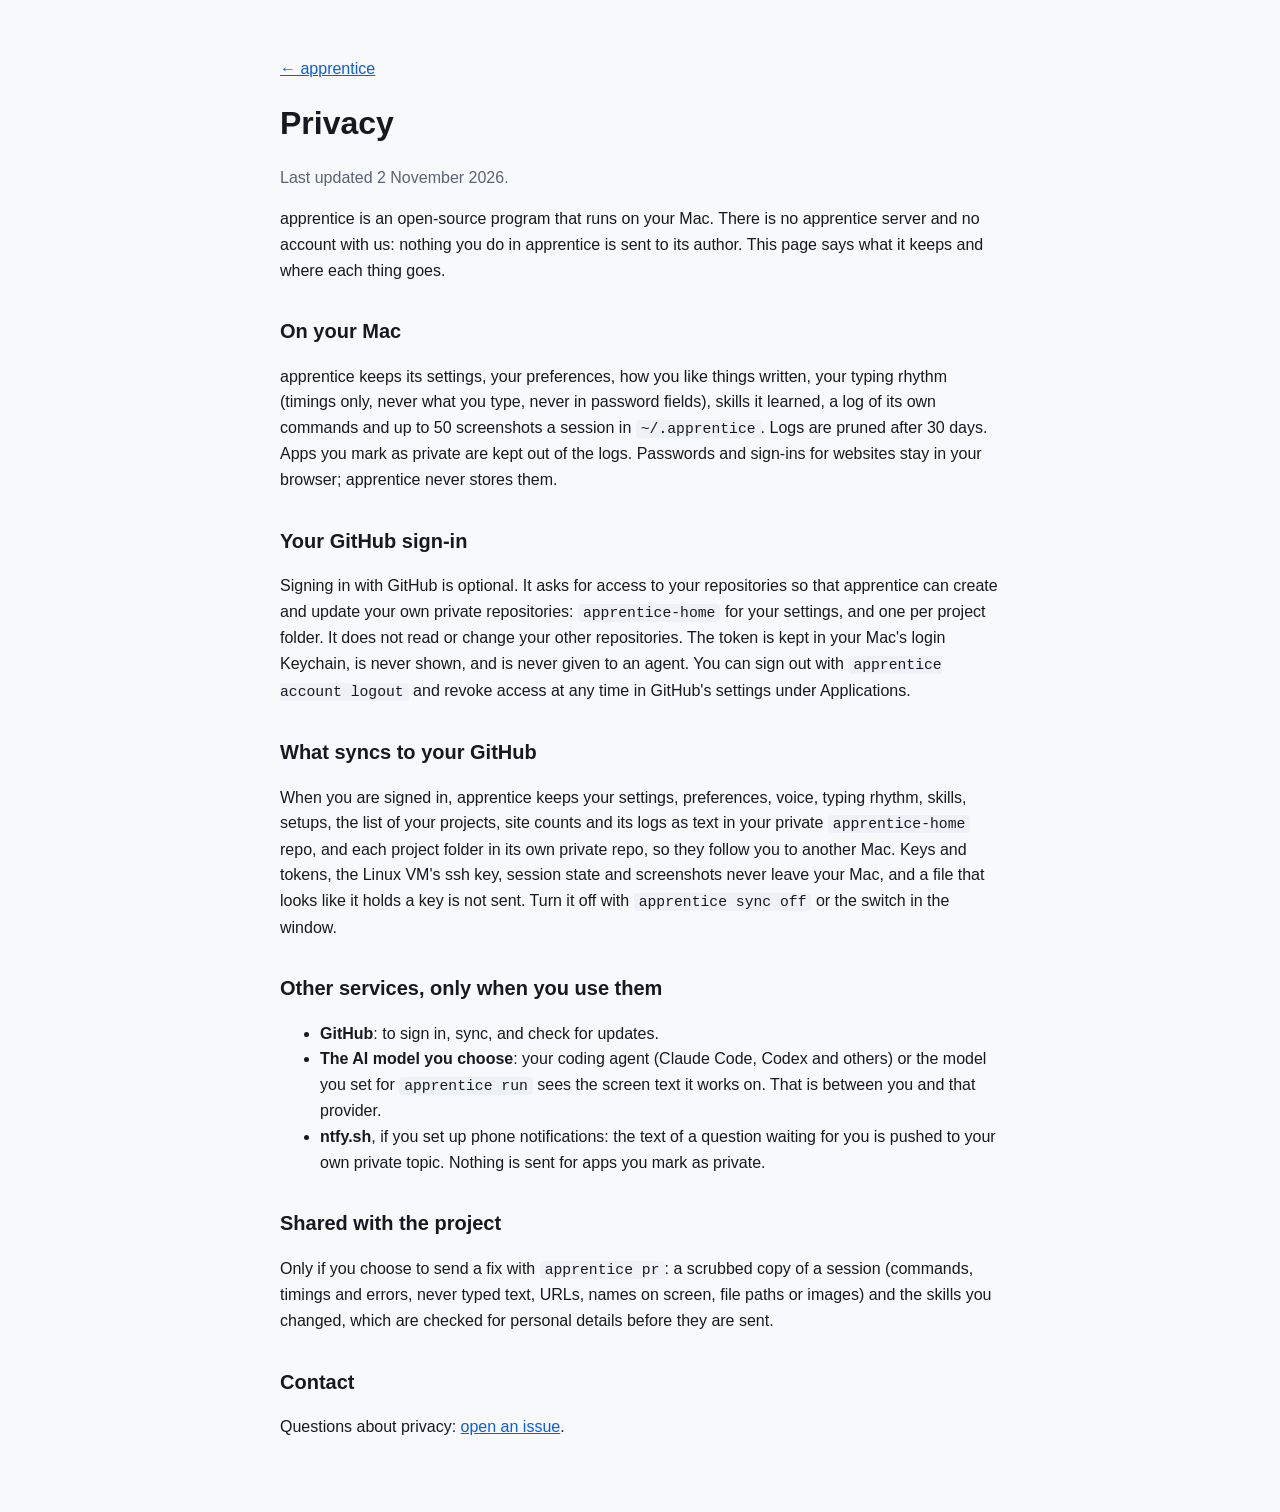
<file: site/privacy.html>
<!doctype html>
<html lang="en">
<head>
  <meta charset="utf-8">
  <meta name="viewport" content="width=device-width, initial-scale=1">
  <title>Privacy · apprentice</title>
  <meta name="description" content="What apprentice keeps, where it goes, and what the GitHub sign-in is used for. Everything stays on your Mac or in your own private GitHub repos.">
  <link rel="canonical" href="https://robertsolves.github.io/apprentice/privacy.html">
  <meta name="theme-color" content="#0a5ce6">
  <link rel="icon" type="image/svg+xml" href="assets/icon.svg">
  <link rel="stylesheet" href="assets/page.css">
</head>
<body>
  <main class="wrap">
    <p><a href="./">← apprentice</a></p>
    <h1>Privacy</h1>
    <p class="muted">Last updated 2 November 2026.</p>

    <p>apprentice is an open-source program that runs on your Mac. There is no apprentice server and no account with us: nothing you do in apprentice is sent to its author. This page says what it keeps and where each thing goes.</p>

    <h2>On your Mac</h2>
    <p>apprentice keeps its settings, your preferences, how you like things written, your typing rhythm (timings only, never what you type, never in password fields), skills it learned, a log of its own commands and up to 50 screenshots a session in <code>~/.apprentice</code>. Logs are pruned after 30 days. Apps you mark as private are kept out of the logs. Passwords and sign-ins for websites stay in your browser; apprentice never stores them.</p>

    <h2>Your GitHub sign-in</h2>
    <p>Signing in with GitHub is optional. It asks for access to your repositories so that apprentice can create and update your own private repositories: <code>apprentice-home</code> for your settings, and one per project folder. It does not read or change your other repositories. The token is kept in your Mac's login Keychain, is never shown, and is never given to an agent. You can sign out with <code>apprentice account logout</code> and revoke access at any time in GitHub's settings under Applications.</p>

    <h2>What syncs to your GitHub</h2>
    <p>When you are signed in, apprentice keeps your settings, preferences, voice, typing rhythm, skills, setups, the list of your projects, site counts and its logs as text in your private <code>apprentice-home</code> repo, and each project folder in its own private repo, so they follow you to another Mac. Keys and tokens, the Linux VM's ssh key, session state and screenshots never leave your Mac, and a file that looks like it holds a key is not sent. Turn it off with <code>apprentice sync off</code> or the switch in the window.</p>

    <h2>Other services, only when you use them</h2>
    <ul>
      <li><strong>GitHub</strong>: to sign in, sync, and check for updates.</li>
      <li><strong>The AI model you choose</strong>: your coding agent (Claude Code, Codex and others) or the model you set for <code>apprentice run</code> sees the screen text it works on. That is between you and that provider.</li>
      <li><strong>ntfy.sh</strong>, if you set up phone notifications: the text of a question waiting for you is pushed to your own private topic. Nothing is sent for apps you mark as private.</li>
    </ul>

    <h2>Shared with the project</h2>
    <p>Only if you choose to send a fix with <code>apprentice pr</code>: a scrubbed copy of a session (commands, timings and errors, never typed text, URLs, names on screen, file paths or images) and the skills you changed, which are checked for personal details before they are sent.</p>

    <h2>Contact</h2>
    <p>Questions about privacy: <a href="https://github.com/robertsolves/apprentice/issues">open an issue</a>.</p>
  </main>
</body>
</html>
</file>
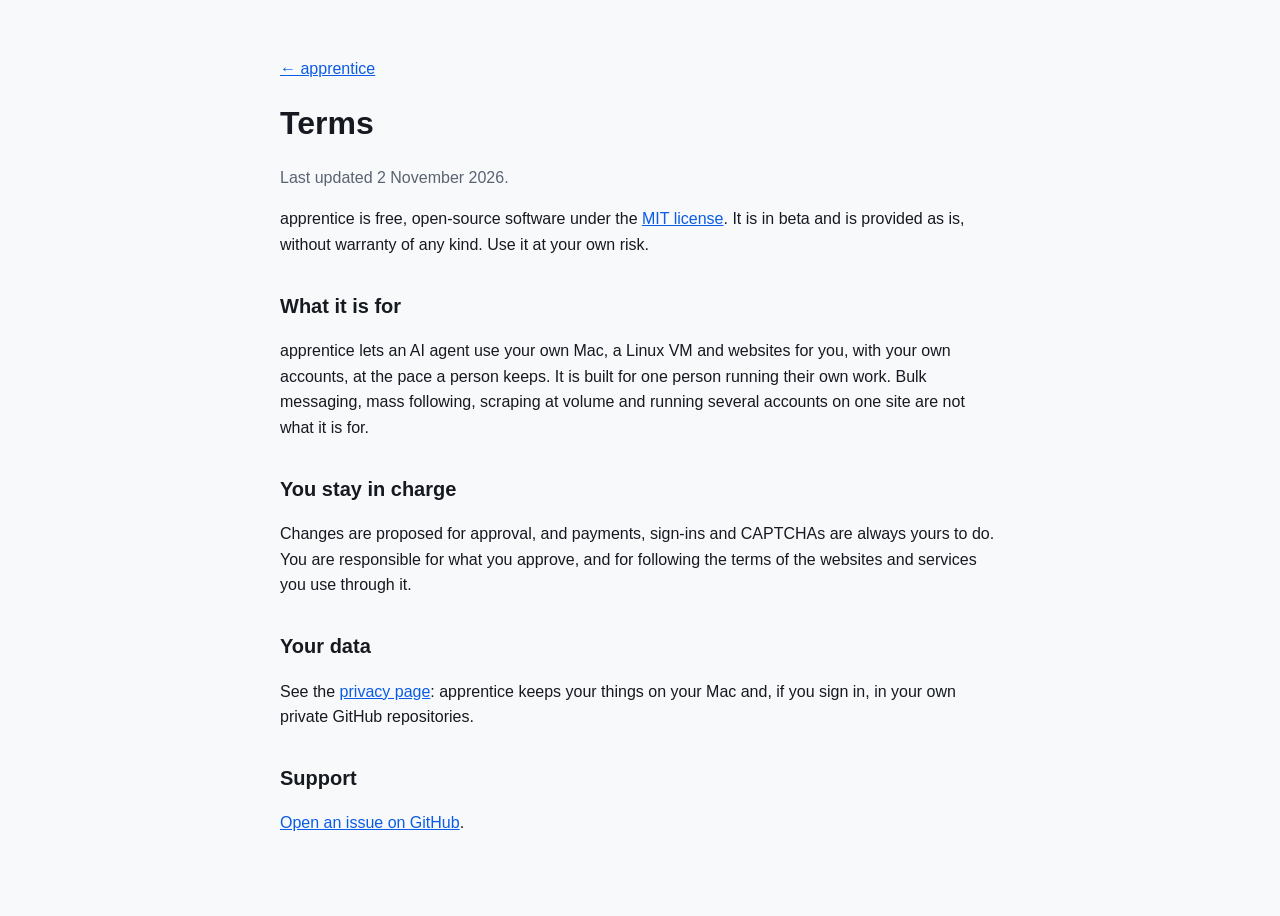
<file: site/terms.html>
<!doctype html>
<html lang="en">
<head>
  <meta charset="utf-8">
  <meta name="viewport" content="width=device-width, initial-scale=1">
  <title>Terms · apprentice</title>
  <meta name="description" content="apprentice is free, open-source software under the MIT license, in beta. You approve what it does, and you are responsible for how you use it.">
  <link rel="canonical" href="https://robertsolves.github.io/apprentice/terms.html">
  <meta name="theme-color" content="#0a5ce6">
  <link rel="icon" type="image/svg+xml" href="assets/icon.svg">
  <link rel="stylesheet" href="assets/page.css">
</head>
<body>
  <main class="wrap">
    <p><a href="./">← apprentice</a></p>
    <h1>Terms</h1>
    <p class="muted">Last updated 2 November 2026.</p>

    <p>apprentice is free, open-source software under the <a href="https://github.com/robertsolves/apprentice/blob/main/LICENSE">MIT license</a>. It is in beta and is provided as is, without warranty of any kind. Use it at your own risk.</p>

    <h2>What it is for</h2>
    <p>apprentice lets an AI agent use your own Mac, a Linux VM and websites for you, with your own accounts, at the pace a person keeps. It is built for one person running their own work. Bulk messaging, mass following, scraping at volume and running several accounts on one site are not what it is for.</p>

    <h2>You stay in charge</h2>
    <p>Changes are proposed for approval, and payments, sign-ins and CAPTCHAs are always yours to do. You are responsible for what you approve, and for following the terms of the websites and services you use through it.</p>

    <h2>Your data</h2>
    <p>See the <a href="privacy.html">privacy page</a>: apprentice keeps your things on your Mac and, if you sign in, in your own private GitHub repositories.</p>

    <h2>Support</h2>
    <p><a href="https://github.com/robertsolves/apprentice/issues">Open an issue on GitHub</a>.</p>
  </main>
</body>
</html>
</file>
<file: site/assets/page.css>
/* The plain pages (privacy, terms): the landing page's colours, one readable column. */
:root {
  --accent: #0a5ce6;
  --bg: #f8f9fb;
  --text: #161a20;
  --muted: #5a6371;
  --code-bg: #eef1f5;
}
@media (prefers-color-scheme: dark) {
  :root {
    --accent: #5aa2ff;
    --bg: #0f1218;
    --text: #eef2f8;
    --muted: #9aa6b8;
    --code-bg: #1f2530;
  }
}
body {
  margin: 0;
  background: var(--bg);
  color: var(--text);
  font: 16px/1.6 -apple-system, BlinkMacSystemFont, "Segoe UI", Helvetica, Arial, sans-serif;
}
.wrap { max-width: 720px; margin: 0 auto; padding: 40px 16px 64px; }
h1 { font-size: 32px; margin: 16px 0 4px; }
h2 { font-size: 20px; margin-top: 32px; }
a { color: var(--accent); }
.muted { color: var(--muted); }
code { background: var(--code-bg); padding: 1px 5px; border-radius: 4px; font-size: 0.92em; }
</file>
